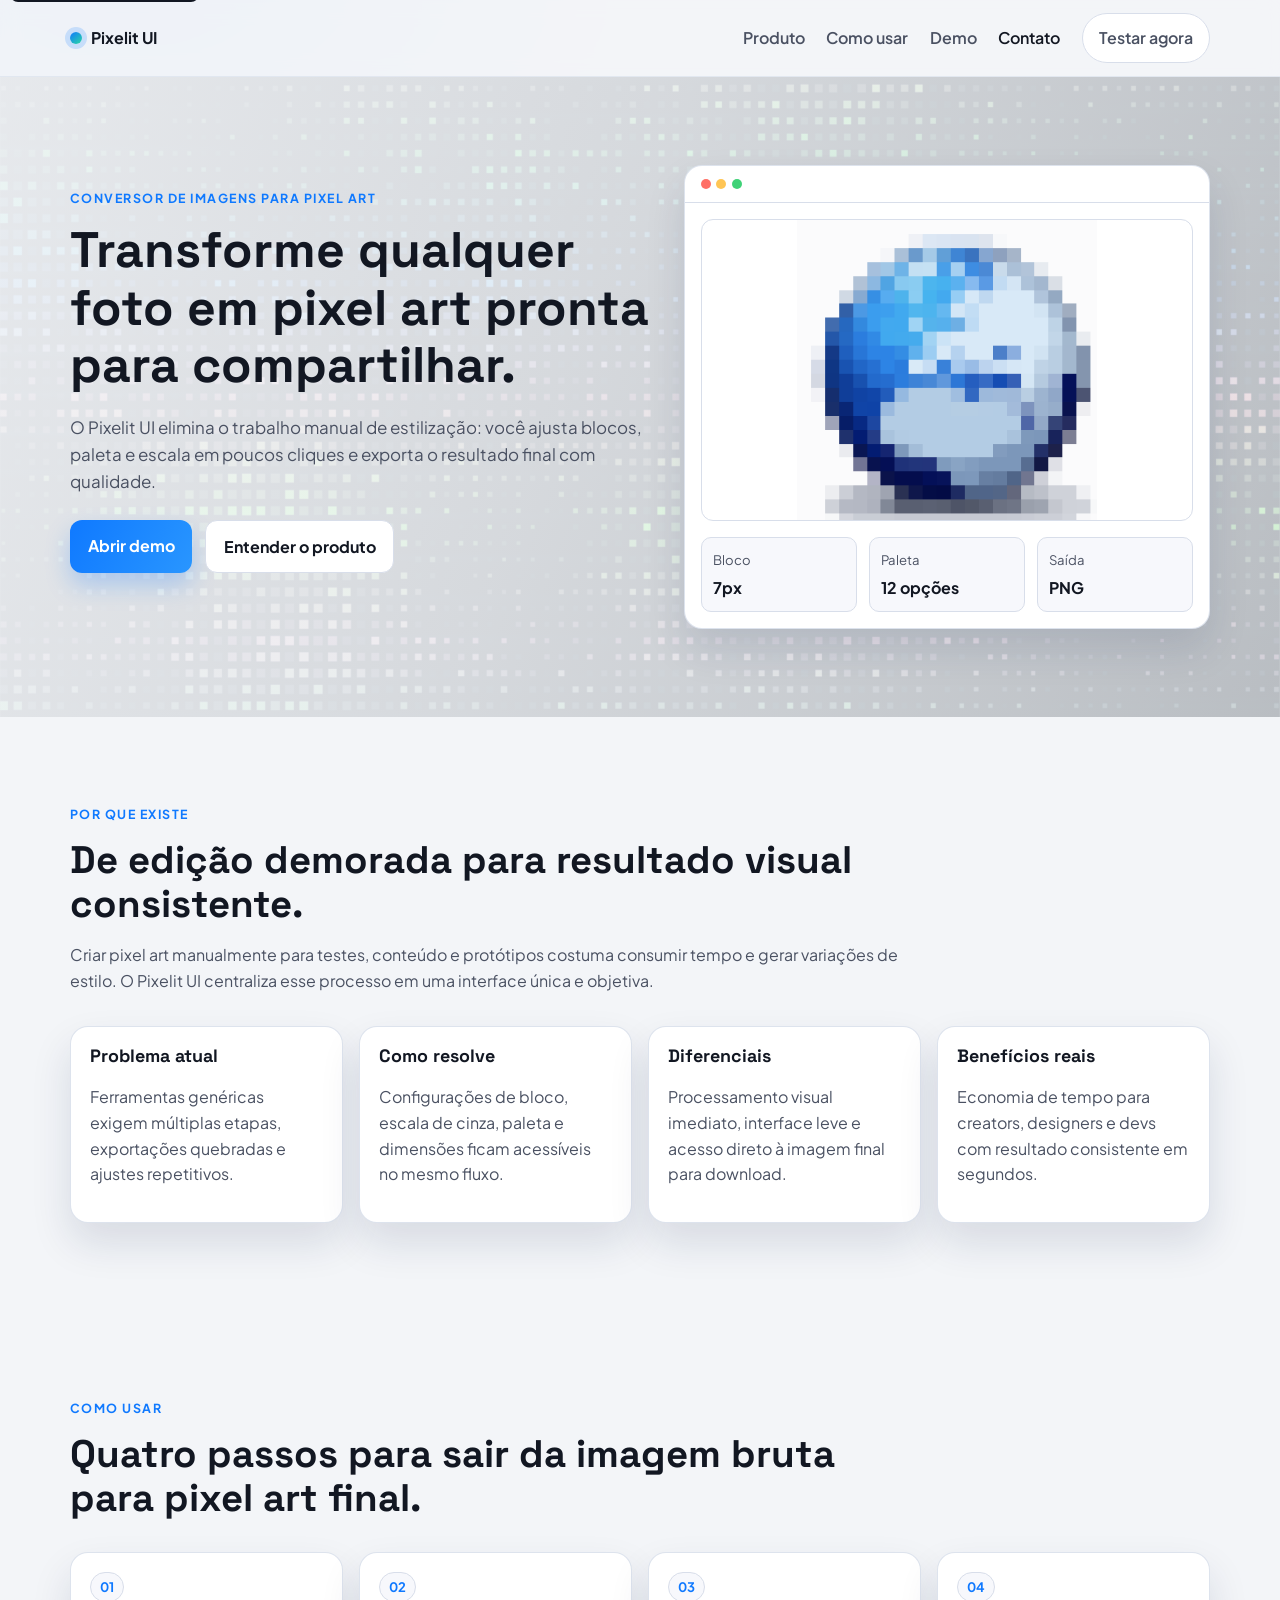
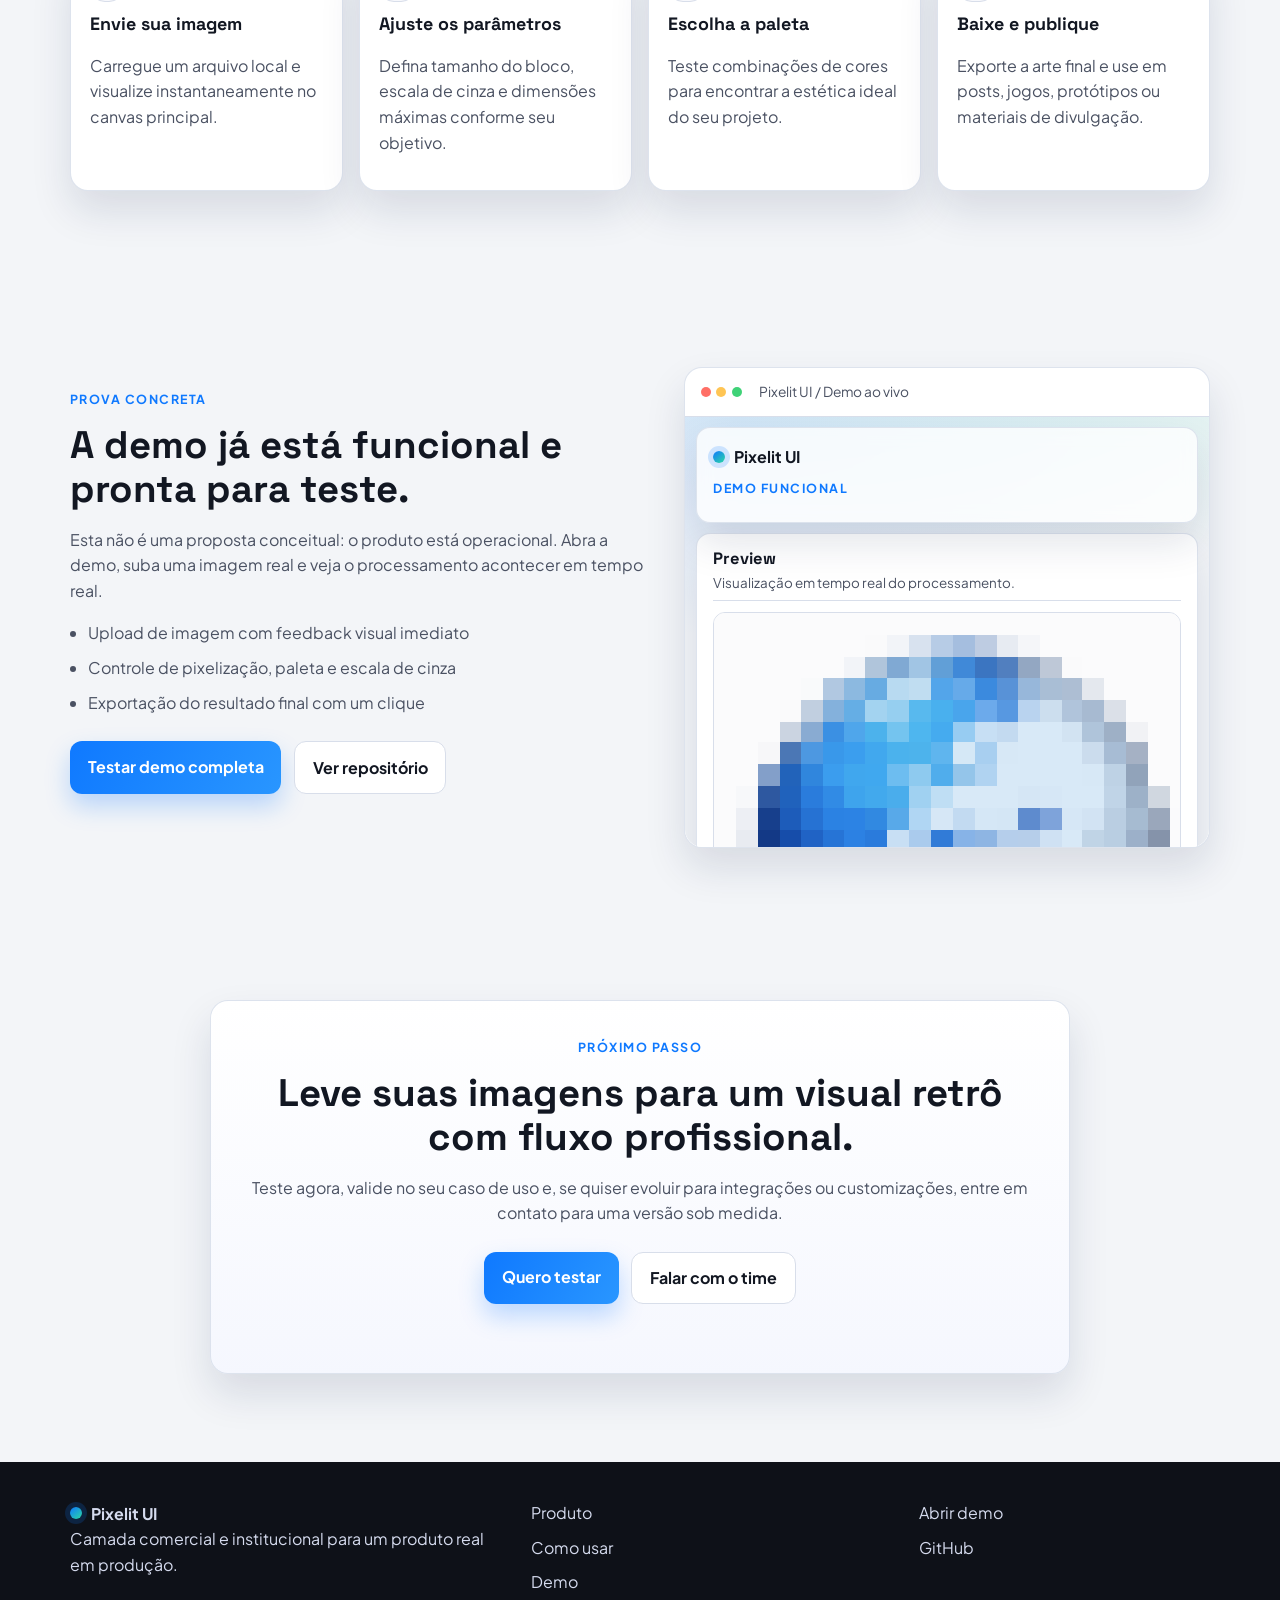
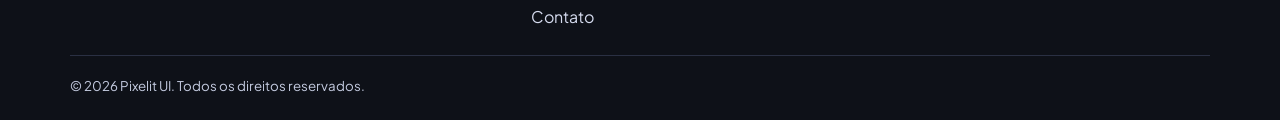
<file: index.html>
<!DOCTYPE html>
<html lang="pt-BR">
<head>
  <!-- Redirecionamento da raiz para a landing institucional. -->
  <meta charset="UTF-8">
  <meta name="viewport" content="width=device-width, initial-scale=1.0">
  <meta http-equiv="refresh" content="0; url=./landing/index.html">
  <title>Redirecionando para Pixelit UI</title>
  <script>
    window.location.replace('./landing/index.html');
  </script>
</head>
<body>
  <!-- Fallback visível caso o redirecionamento automático esteja bloqueado. -->
  <p>Redirecionando para <a href="./landing/index.html">landing do Pixelit UI</a>...</p>
</body>
</html>
</file>
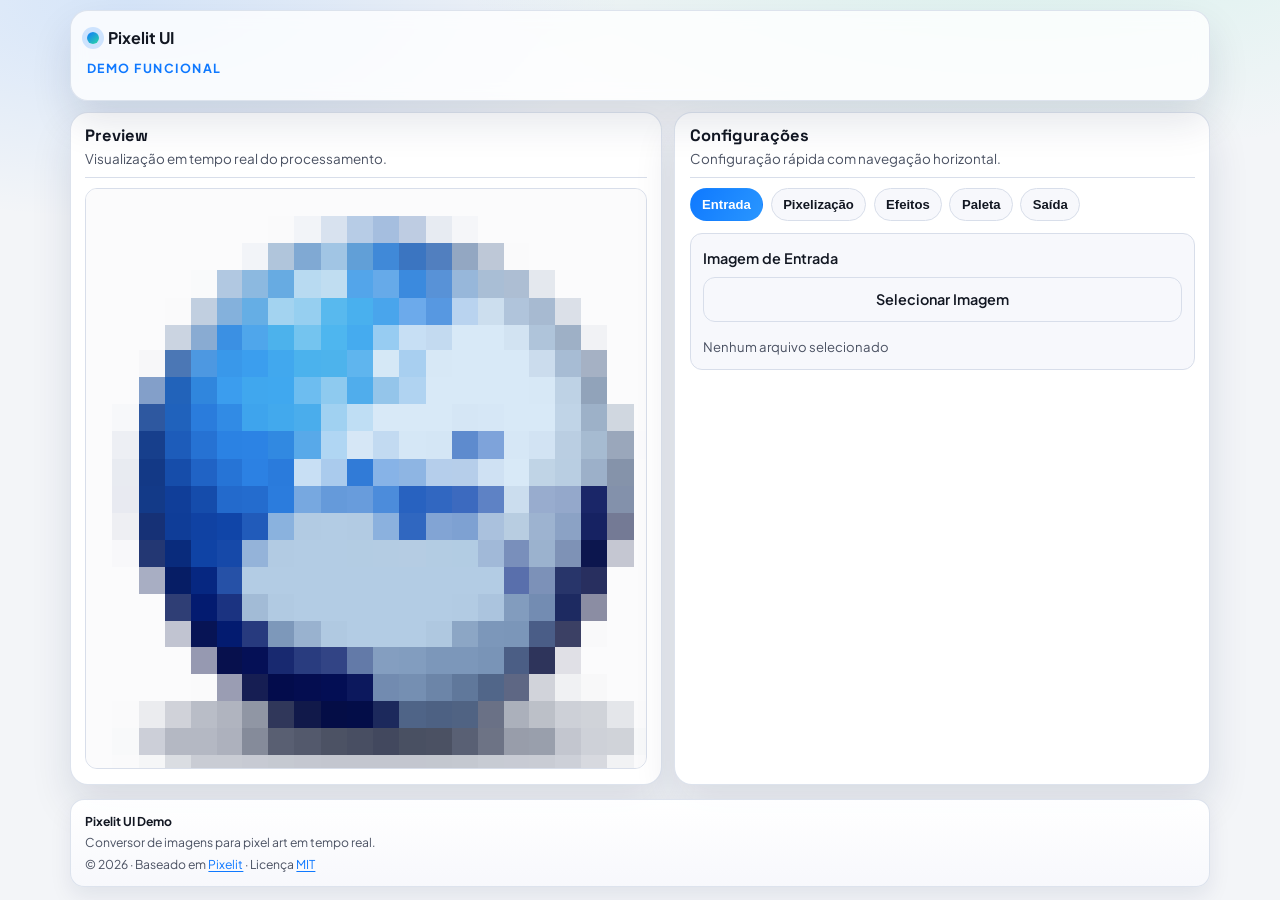
<file: demo/index.html>
<!DOCTYPE html>
<html lang="pt-BR">
<head>
  <!-- Metadados da aplicação principal de edição. -->
  <meta charset="utf-8">
  <meta name="viewport" content="width=device-width, initial-scale=1">
  <title>Pixelit UI Demo | Conversor de Imagens em Pixel Art</title>
  <meta name="description" content="Teste ao vivo o Pixelit UI para converter imagens em pixel art com controle de bloco, paleta, escala de cinza e exportação em segundos.">
  <meta name="theme-color" content="#0e1118">
  <link rel="icon" href="../assets/icons/favicon.ico">
  <link rel="preconnect" href="https://fonts.googleapis.com">
  <link rel="preconnect" href="https://fonts.gstatic.com" crossorigin>
  <link href="https://fonts.googleapis.com/css2?family=Plus+Jakarta+Sans:wght@400;500;600;700;800&family=Space+Grotesk:wght@600;700&display=swap" rel="stylesheet">
  <link rel="stylesheet" href="./styles/main.css">
</head>
<body>
  <!-- Header compacto da demo com retorno rápido para a landing. -->
  <header class="header">
    <div class="header-inner">
      <a class="brand-link" href="../landing/index.html" aria-label="Voltar para landing do Pixelit UI">
        <span class="brand-dot" aria-hidden="true"></span>
        <span>Pixelit UI</span>
      </a>
      <p class="eyebrow">Demo funcional</p>
    </div>
  </header>

  <!-- Área principal: preview do canvas + painel de controles. -->
  <main class="container">
    <!-- Painel de visualização da saída processada em tempo real. -->
    <section class="canvas-container" aria-labelledby="preview-title">
      <div class="panel-head">
        <h2 id="preview-title">Preview</h2>
        <p>Visualização em tempo real do processamento.</p>
      </div>
      <canvas id="pixelitcanvas"></canvas>
    </section>

    <!-- Painel de configuração organizado por abas temáticas. -->
    <section class="controls-container" aria-labelledby="controls-title">
      <div class="panel-head">
        <h2 id="controls-title">Configurações</h2>
        <p>Configuração rápida com navegação horizontal.</p>
      </div>

      <div class="controls-scroll">
        <!-- Navegação horizontal das categorias de configuração. -->
        <nav class="config-tabs" aria-label="Navegação das configurações">
          <button type="button" class="config-tab is-active" data-tab="tab-upload">Entrada</button>
          <button type="button" class="config-tab" data-tab="tab-pixel">Pixelização</button>
          <button type="button" class="config-tab" data-tab="tab-effects">Efeitos</button>
          <button type="button" class="config-tab" data-tab="tab-palette">Paleta</button>
          <button type="button" class="config-tab" data-tab="tab-size">Saída</button>
        </nav>

        <!-- Conteúdo dos painéis associados às abas. -->
        <div class="tab-panels">
          <section id="tab-upload" class="tab-panel is-active" aria-label="Entrada da imagem">
            <div class="control-group">
              <label for="pixlInput">Imagem de Entrada</label>
              <div class="file-picker">
                <input type="file" id="pixlInput" class="file-input" accept="image/*">
                <label for="pixlInput" class="file-trigger">Selecionar Imagem</label>
                <span id="filename-display" class="file-name">Nenhum arquivo selecionado</span>
              </div>
            </div>
          </section>

          <section id="tab-pixel" class="tab-panel" aria-label="Pixelização">
            <div class="control-group">
              <label for="blocksize">Tamanho do Bloco: <span id="blockvalue">7</span></label>
              <input type="range" min="2" max="25" value="7" id="blocksize">
            </div>
            <div class="control-group checkbox-group">
              <input type="checkbox" id="pixelcrisp" checked>
              <label for="pixelcrisp" class="checkbox-label">Pixels Nítidos</label>
            </div>
            <div class="control-group checkbox-group">
              <input type="checkbox" id="pixelgrid">
              <label for="pixelgrid" class="checkbox-label">Mostrar Grade de Blocos</label>
            </div>
          </section>

          <section id="tab-effects" class="tab-panel" aria-label="Efeitos visuais">
            <div class="control-group checkbox-group">
              <input type="checkbox" id="greyscale">
              <label for="greyscale" class="checkbox-label">Escala de Cinza</label>
            </div>
            <div class="control-group checkbox-group">
              <input type="checkbox" id="invert">
              <label for="invert" class="checkbox-label">Inverter Cores</label>
            </div>
            <div class="control-group checkbox-group">
              <input type="checkbox" id="sepia">
              <label for="sepia" class="checkbox-label">Tom Sépia</label>
            </div>
            <div class="control-group checkbox-group">
              <input type="checkbox" id="scanlines">
              <label for="scanlines" class="checkbox-label">Scanlines Retrô</label>
            </div>
            <div class="control-group">
              <label for="brightness">Brilho: <span id="brightnessvalue">0</span></label>
              <input type="range" min="-100" max="100" value="0" id="brightness">
            </div>
            <div class="control-group">
              <label for="contrast">Contraste: <span id="contrastvalue">0</span></label>
              <input type="range" min="-100" max="100" value="0" id="contrast">
            </div>
          </section>

          <section id="tab-palette" class="tab-panel" aria-label="Paleta de cores">
            <div class="control-group checkbox-group">
              <input type="checkbox" id="palette">
              <label for="palette" class="checkbox-label">Aplicar Paleta</label>
            </div>
            <div class="control-group">
              <label for="paletteselector">Selecione a Paleta</label>
              <select name="paletteselector" id="paletteselector">
                <option value="">-- Selecione uma paleta --</option>
              </select>
              <div class="palette-display" id="palettecolor"></div>
            </div>
          </section>

          <section id="tab-size" class="tab-panel" aria-label="Configurações de saída">
            <div class="control-grid">
              <div class="control-group">
                <label for="maxheight">Altura Máxima (px)</label>
                <input type="number" id="maxheight" placeholder="Ex: 500">
              </div>
              <div class="control-group">
                <label for="maxwidth">Largura Máxima (px)</label>
                <input type="number" id="maxwidth" placeholder="Ex: 500">
              </div>
            </div>
            <div class="control-group">
              <label for="outputformat">Formato de Arquivo</label>
              <select id="outputformat">
                <option value="png">PNG (qualidade máxima)</option>
                <option value="jpeg">JPEG (arquivo leve)</option>
                <option value="webp">WEBP (moderno)</option>
              </select>
            </div>
            <div class="control-group">
              <button id="downloadimage" class="btn">Baixar Imagem</button>
            </div>
          </section>
        </div>
      </div>
    </section>
  </main>

  <!-- Imagem base inicial usada como origem do processamento. -->
  <img src="../assets/images/sample.png" id="pixelitimg" alt="Imagem de Exemplo" style="display: none;">

  <!-- Loader global exibido durante operações de renderização. -->
  <div class="loader" aria-live="polite" aria-label="Carregando processamento da imagem">
    <div class="lds-spinner">
      <div></div><div></div><div></div><div></div><div></div><div></div>
      <div></div><div></div><div></div><div></div><div></div><div></div>
    </div>
  </div>

  <!-- Rodapé técnico/institucional da demo. -->
  <footer class="footer">
    <div class="footer-card">
      <p class="footer-title">Pixelit UI Demo</p>
      <p class="footer-subtitle">Conversor de imagens para pixel art em tempo real.</p>
      <p class="footer-meta">
        © <script>document.write(new Date().getFullYear())</script> · Baseado em
        <a href="https://github.com/giventofly/pixelit">Pixelit</a> ·
        Licença <a href="https://github.com/giventofly/pixelit?tab=MIT-1-ov-file#readme">MIT</a>
      </p>
    </div>
  </footer>

  <!-- Scripts da engine de pixelização + comportamentos de interface. -->
  <script src="./scripts/pixelit.min.js"></script>
  <script src="./scripts/main.js"></script>
  <script src="./scripts/demo-ui.js"></script>
</body>
</html>
</file>
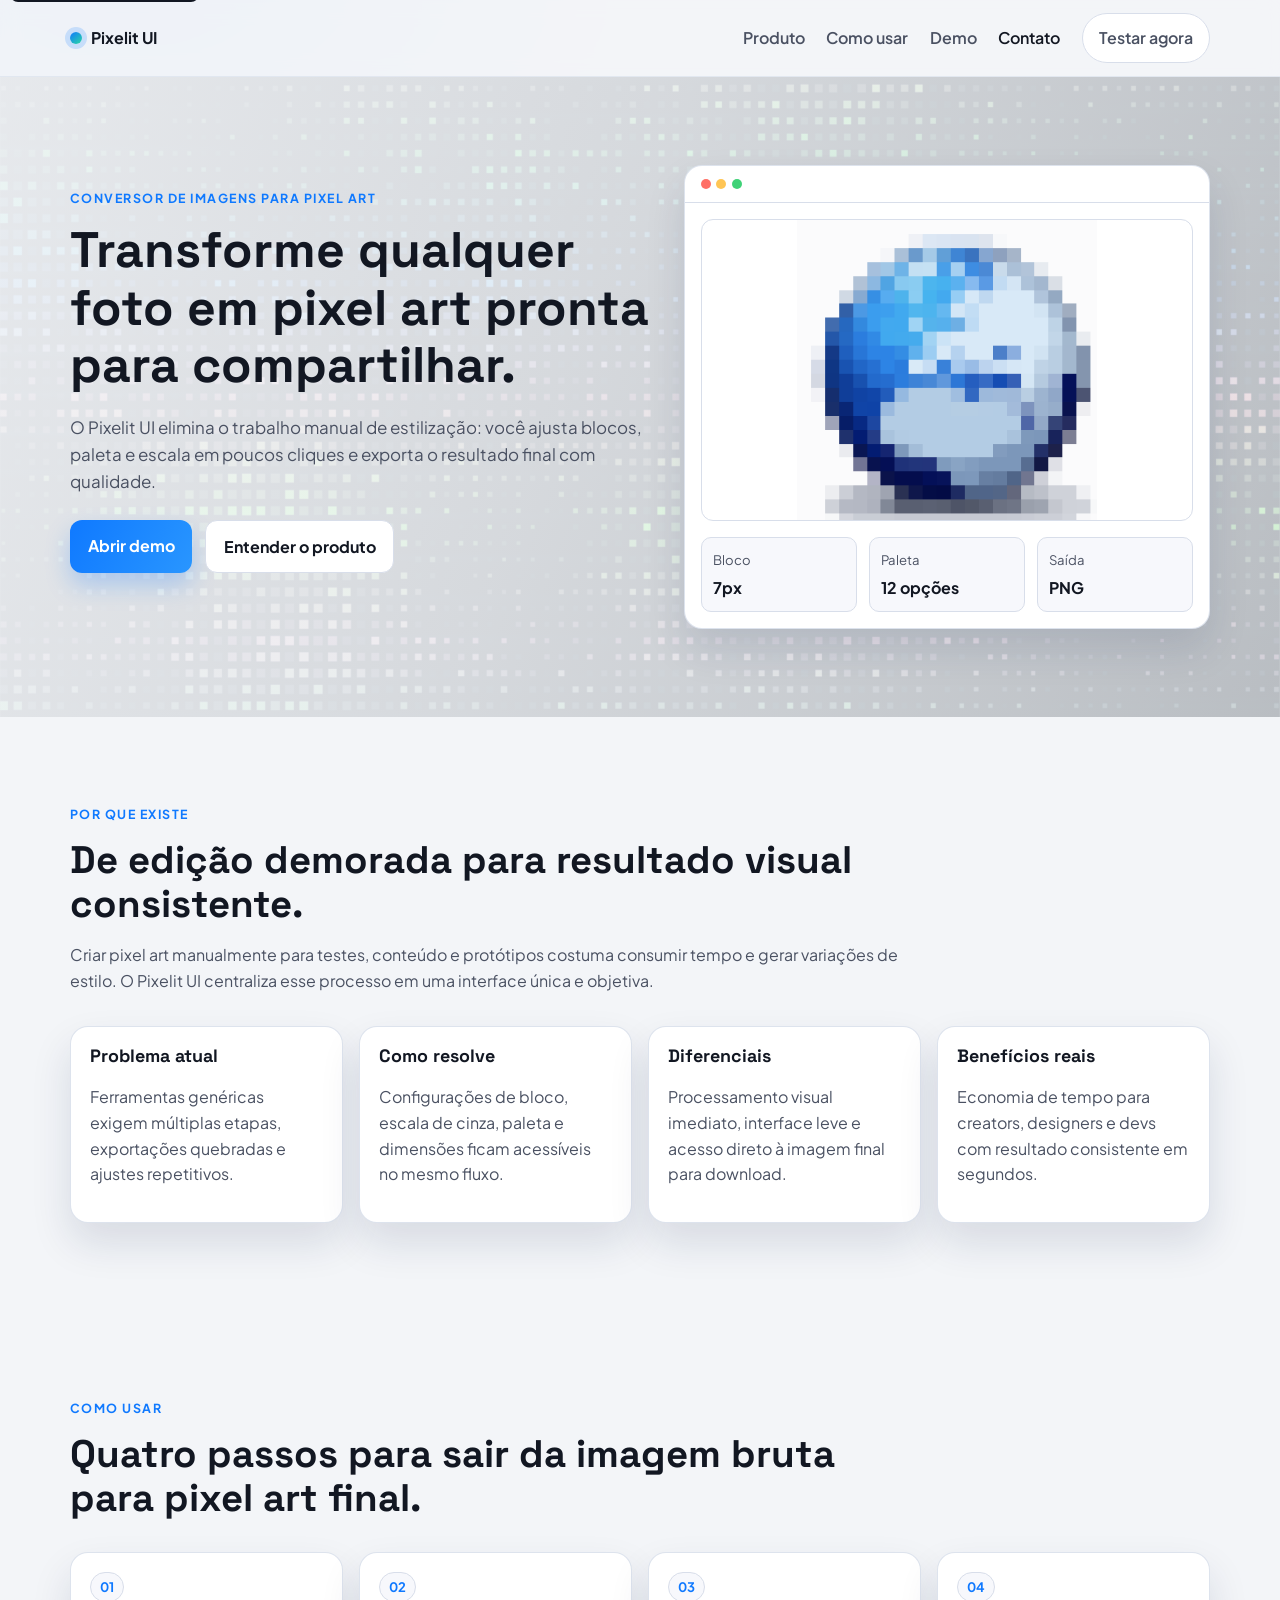
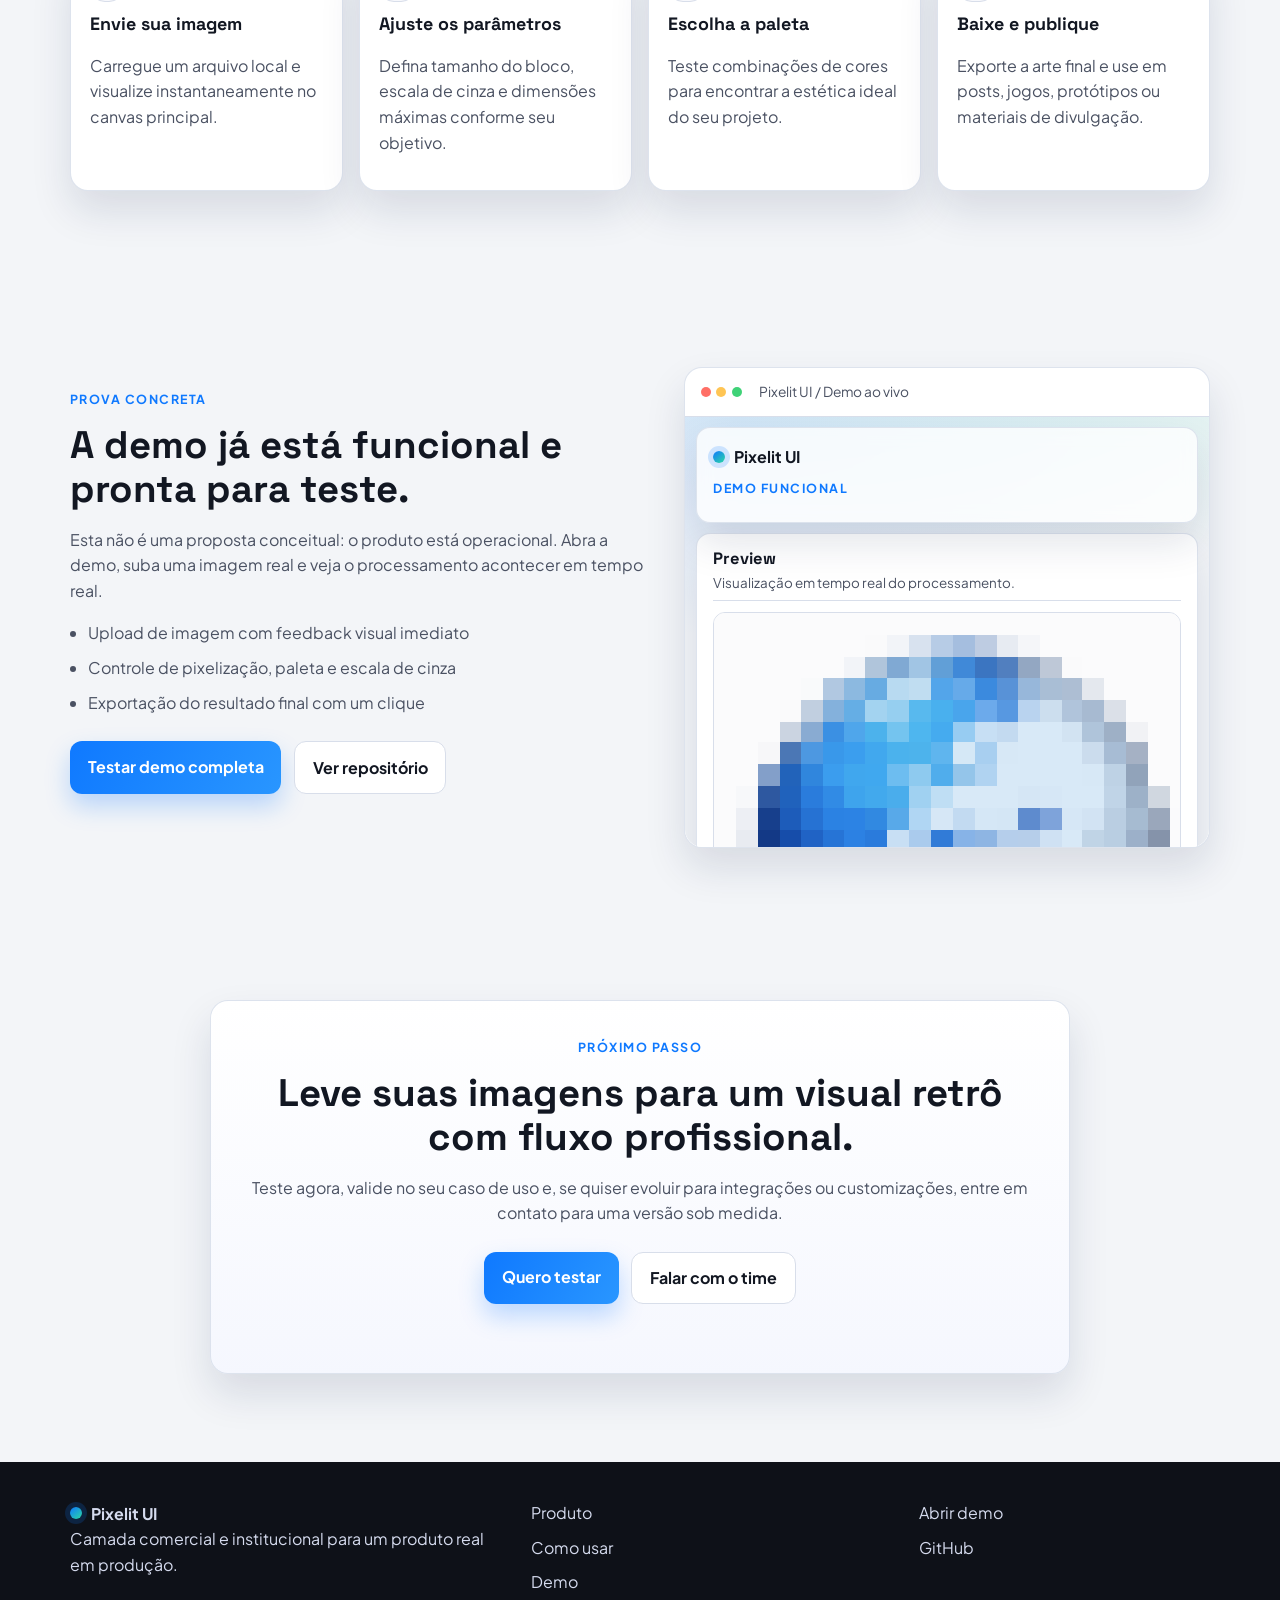
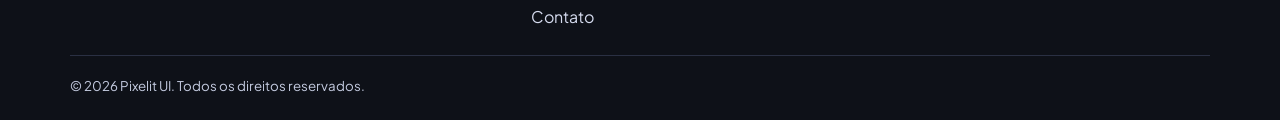
<file: landing/index.html>
<!DOCTYPE html>
<html lang="pt-BR">
<head>
  <!-- Metadados base de SEO e compartilhamento social da landing. -->
  <meta charset="UTF-8">
  <meta name="viewport" content="width=device-width, initial-scale=1.0">
  <title>Pixelit UI | Transforme imagens em pixel art em segundos</title>
  <meta name="description" content="Pixelit UI converte fotos em pixel art com controle de paleta, escala e exportação rápida. Teste a demo agora e veja o resultado em tempo real.">
  <meta name="robots" content="index, follow">
  <meta property="og:title" content="Pixelit UI | Conversor de imagens para pixel art">
  <meta property="og:description" content="Converta imagens em pixel art com qualidade, controle visual e fluxo simples.">
  <meta property="og:type" content="website">
  <meta property="og:url" content="https://example.com">
  <meta property="og:image" content="../assets/images/hero/Result.png">
  <meta name="twitter:card" content="summary_large_image">
  <meta name="theme-color" content="#0e1118">
  <link rel="icon" href="../assets/icons/favicon.ico">
  <link rel="preconnect" href="https://fonts.googleapis.com">
  <link rel="preconnect" href="https://fonts.gstatic.com" crossorigin>
  <link href="https://fonts.googleapis.com/css2?family=Plus+Jakarta+Sans:wght@400;500;600;700;800&family=Space+Grotesk:wght@600;700&display=swap" rel="stylesheet">
  <link rel="stylesheet" href="./styles/main.css">
  <script src="./scripts/main.js" defer></script>
</head>
<body>
  <!-- Atalho de acessibilidade para teclado/leitores de tela. -->
  <a class="skip-link" href="#main-content">Pular para o conteúdo</a>

  <!-- Cabeçalho fixo com navegação principal e CTA de acesso à demo. -->
  <header class="site-header" id="topo">
    <div class="container nav-wrap">
      <a href="#topo" class="brand" aria-label="Página inicial Pixelit UI">
        <span class="brand-dot" aria-hidden="true"></span>
        <span>Pixelit UI</span>
      </a>

      <button class="menu-toggle" type="button" aria-expanded="false" aria-controls="menu-principal" aria-label="Abrir menu">
        <span></span><span></span><span></span>
      </button>

      <nav id="menu-principal" class="main-nav" aria-label="Navegação principal">
        <a href="#about">Produto</a>
        <a href="#how-to-use">Como usar</a>
        <a href="#demo">Demo</a>
        <a href="#contato">Contato</a>
        <a class="nav-cta" href="../demo/index.html" target="_blank" rel="noopener">Testar agora</a>
      </nav>
    </div>
  </header>

  <!-- Conteúdo institucional/comercial da landing. -->
  <main id="main-content">
    <!-- Hero: proposta de valor + CTA principal. -->
    <section class="hero section" aria-labelledby="hero-title">
      <div class="container hero-grid">
        <div class="hero-copy reveal">
          <p class="eyebrow">Conversor de imagens para pixel art</p>
          <h1 id="hero-title">Transforme qualquer foto em pixel art pronta para compartilhar.</h1>
          <p class="hero-subtitle">
            O Pixelit UI elimina o trabalho manual de estilização: você ajusta blocos, paleta e escala em poucos cliques e exporta o resultado final com qualidade.
          </p>
          <div class="hero-actions">
            <a class="btn btn-primary" href="../demo/index.html" target="_blank" rel="noopener">Abrir demo</a>
            <a class="btn btn-ghost" href="#about">Entender o produto</a>
          </div>
        </div>

        <div class="hero-visual reveal">
          <article class="product-card" aria-label="Prévia do produto Pixelit UI">
            <div class="product-card-head">
              <span></span><span></span><span></span>
            </div>
            <div class="product-card-body">
              <div class="mini-preview">
                <img src="../assets/images/hero/Result.png" alt="Resultado visual do Pixelit UI com estilo pixel art">
              </div>
              <div class="mini-stats">
                <div>
                  <p>Bloco</p>
                  <strong>7px</strong>
                </div>
                <div>
                  <p>Paleta</p>
                  <strong>12 opções</strong>
                </div>
                <div>
                  <p>Saída</p>
                  <strong>PNG</strong>
                </div>
              </div>
            </div>
          </article>
        </div>
      </div>
    </section>

    <!-- Sobre o produto: problema, solução e benefícios. -->
    <section class="about section" id="about" aria-labelledby="about-title">
      <div class="container">
        <div class="section-head reveal">
          <p class="eyebrow">Por que existe</p>
          <h2 id="about-title">De edição demorada para resultado visual consistente.</h2>
          <p>
            Criar pixel art manualmente para testes, conteúdo e protótipos costuma consumir tempo e gerar variações de estilo. O Pixelit UI centraliza esse processo em uma interface única e objetiva.
          </p>
        </div>

        <div class="about-grid">
          <article class="about-card reveal">
            <h3>Problema atual</h3>
            <p>Ferramentas genéricas exigem múltiplas etapas, exportações quebradas e ajustes repetitivos.</p>
          </article>
          <article class="about-card reveal">
            <h3>Como resolve</h3>
            <p>Configurações de bloco, escala de cinza, paleta e dimensões ficam acessíveis no mesmo fluxo.</p>
          </article>
          <article class="about-card reveal">
            <h3>Diferenciais</h3>
            <p>Processamento visual imediato, interface leve e acesso direto à imagem final para download.</p>
          </article>
          <article class="about-card reveal">
            <h3>Benefícios reais</h3>
            <p>Economia de tempo para creators, designers e devs com resultado consistente em segundos.</p>
          </article>
        </div>
      </div>
    </section>

    <!-- Passo a passo de adoção para reduzir fricção de uso. -->
    <section class="how-to-use section" id="how-to-use" aria-labelledby="how-title">
      <div class="container">
        <div class="section-head reveal">
          <p class="eyebrow">Como usar</p>
          <h2 id="how-title">Quatro passos para sair da imagem bruta para pixel art final.</h2>
        </div>

        <ol class="steps" aria-label="Passos para usar o Pixelit UI">
          <li class="step reveal">
            <span class="step-number">01</span>
            <h3>Envie sua imagem</h3>
            <p>Carregue um arquivo local e visualize instantaneamente no canvas principal.</p>
          </li>
          <li class="step reveal">
            <span class="step-number">02</span>
            <h3>Ajuste os parâmetros</h3>
            <p>Defina tamanho do bloco, escala de cinza e dimensões máximas conforme seu objetivo.</p>
          </li>
          <li class="step reveal">
            <span class="step-number">03</span>
            <h3>Escolha a paleta</h3>
            <p>Teste combinações de cores para encontrar a estética ideal do seu projeto.</p>
          </li>
          <li class="step reveal">
            <span class="step-number">04</span>
            <h3>Baixe e publique</h3>
            <p>Exporte a arte final e use em posts, jogos, protótipos ou materiais de divulgação.</p>
          </li>
        </ol>
      </div>
    </section>

    <!-- Bloco de prova concreta com preview da aplicação funcional. -->
    <section class="demo section" id="demo" aria-labelledby="demo-title">
      <div class="container demo-grid">
        <div class="demo-copy reveal">
          <p class="eyebrow">Prova concreta</p>
          <h2 id="demo-title">A demo já está funcional e pronta para teste.</h2>
          <p>
            Esta não é uma proposta conceitual: o produto está operacional. Abra a demo, suba uma imagem real e veja o processamento acontecer em tempo real.
          </p>
          <ul class="demo-list">
            <li>Upload de imagem com feedback visual imediato</li>
            <li>Controle de pixelização, paleta e escala de cinza</li>
            <li>Exportação do resultado final com um clique</li>
          </ul>
          <div class="hero-actions">
            <a class="btn btn-primary" href="../demo/index.html" target="_blank" rel="noopener">Testar demo completa</a>
            <a class="btn btn-ghost" href="https://github.com/arcosbr/pixelit-ui" target="_blank" rel="noopener">Ver repositório</a>
          </div>
        </div>

        <div class="demo-preview reveal">
          <div class="preview-shell">
            <div class="preview-head">
              <span></span><span></span><span></span>
              <p>Pixelit UI / Demo ao vivo</p>
            </div>
            <iframe
              src="../demo/index.html"
              title="Demo funcional do Pixelit UI"
              loading="lazy"
              referrerpolicy="no-referrer"
            ></iframe>
          </div>
        </div>
      </div>
    </section>

    <!-- CTA final orientado a conversão/contato. -->
    <section class="final-cta section" id="contato" aria-labelledby="cta-title">
      <div class="container reveal">
        <div class="cta-box">
          <p class="eyebrow">Próximo passo</p>
          <h2 id="cta-title">Leve suas imagens para um visual retrô com fluxo profissional.</h2>
          <p>
            Teste agora, valide no seu caso de uso e, se quiser evoluir para integrações ou customizações, entre em contato para uma versão sob medida.
          </p>
          <div class="hero-actions">
            <a class="btn btn-primary" href="../demo/index.html" target="_blank" rel="noopener">Quero testar</a>
            <a class="btn btn-ghost" href="mailto:contato@pixelitui.dev">Falar com o time</a>
          </div>
        </div>
      </div>
    </section>
  </main>

  <!-- Rodapé institucional com links rápidos e metadados de marca. -->
  <footer class="site-footer">
    <div class="container footer-grid">
      <div>
        <a href="#topo" class="brand footer-brand">
          <span class="brand-dot" aria-hidden="true"></span>
          <span>Pixelit UI</span>
        </a>
        <p>Camada comercial e institucional para um produto real em produção.</p>
      </div>

      <nav aria-label="Links rápidos" class="footer-links">
        <a href="#about">Produto</a>
        <a href="#how-to-use">Como usar</a>
        <a href="#demo">Demo</a>
        <a href="#contato">Contato</a>
      </nav>

      <div class="footer-meta">
        <a href="../demo/index.html" target="_blank" rel="noopener">Abrir demo</a>
        <a href="https://github.com/arcosbr/pixelit-ui" target="_blank" rel="noopener">GitHub</a>
      </div>
    </div>
    <div class="container copyright">
      <small>© <span id="current-year"></span> Pixelit UI. Todos os direitos reservados.</small>
    </div>
  </footer>
</body>
</html>
</file>
<file: demo/styles/main.css>
/* Tokens visuais da demo (cores, sombras, raio e largura base). */
:root {
  --bg: #f3f5f8;
  --surface: #ffffff;
  --surface-soft: #f7f8fc;
  --ink: #121722;
  --ink-soft: #4a5162;
  --line: #d8deea;
  --primary: #0f79ff;
  --primary-dark: #0b57b8;
  --accent: #2bd8a3;
  --radius: 18px;
  --radius-sm: 12px;
  --shadow: 0 20px 40px rgba(13, 31, 74, 0.12);
  --container: 1140px;
}

/* Reset mínimo de box-model. */
* {
  box-sizing: border-box;
}

/* Reset estrutural para ocupar viewport com layout de app. */
html,
body {
  margin: 0;
  padding: 0;
}

/* Base visual da aplicação (fundo, tipografia e distribuição vertical). */
body {
  height: 100vh;
  font-family: "Plus Jakarta Sans", "Segoe UI", sans-serif;
  color: var(--ink);
  line-height: 1.6;
  background:
    radial-gradient(1200px 500px at 80% -10%, rgba(43, 216, 163, 0.14), transparent 50%),
    radial-gradient(900px 400px at 10% 0%, rgba(15, 121, 255, 0.13), transparent 55%),
    var(--bg);
  display: flex;
  flex-direction: column;
  overflow: hidden;
}

img,
canvas {
  display: block;
  max-width: 100%;
}

h1,
h2 {
  font-family: "Space Grotesk", "Trebuchet MS", sans-serif;
  line-height: 1.15;
  margin: 0;
}

p {
  margin: 0;
  color: var(--ink-soft);
}

a {
  color: inherit;
}

/* Largura padrão dos três blocos estruturais da demo. */
.header,
.container,
.footer {
  width: min(100% - 2.5rem, var(--container));
  margin-inline: auto;
}

/* Header compacto com identidade visual e baixo consumo vertical. */
.header {
  margin-top: 0.65rem;
}

.header-inner {
  border: 1px solid rgba(216, 222, 234, 0.85);
  background: rgba(255, 255, 255, 0.78);
  backdrop-filter: blur(8px);
  border-radius: var(--radius);
  box-shadow: var(--shadow);
  padding: 0.85rem 1rem;
  display: grid;
  gap: 0.55rem;
}

.brand-link {
  text-decoration: none;
  font-weight: 700;
  display: inline-flex;
  align-items: center;
  gap: 0.55rem;
  width: fit-content;
}

.brand-dot {
  width: 12px;
  aspect-ratio: 1;
  border-radius: 50%;
  background: linear-gradient(140deg, var(--primary), var(--accent));
  box-shadow: 0 0 0 5px rgba(15, 121, 255, 0.18);
}

.eyebrow {
  font-size: 0.78rem;
  letter-spacing: 0.12em;
  text-transform: uppercase;
  color: var(--primary);
  font-weight: 700;
  margin-bottom: 0.45rem;
}

.header-copy h1 {
  font-size: clamp(1.2rem, 1.9vw, 1.65rem);
  margin-bottom: 0.2rem;
}

/* Grade principal: preview + controles em colunas. */
.container {
  margin-top: 0.65rem;
  margin-bottom: 0.55rem;
  display: grid;
  grid-template-columns: minmax(340px, 1.05fr) minmax(320px, 0.95fr);
  align-items: stretch;
  gap: 0.75rem;
  flex: 1;
  min-height: 0;
}

/* Superfícies principais da aplicação. */
.canvas-container,
.controls-container {
  background: var(--surface);
  border: 1px solid rgba(216, 222, 234, 0.85);
  border-radius: var(--radius);
  box-shadow: var(--shadow);
  padding: 0.9rem;
  height: 100%;
  min-height: 0;
  display: flex;
  flex-direction: column;
}

.panel-head {
  border-bottom: 1px solid var(--line);
  margin-bottom: 0.65rem;
  padding-bottom: 0.45rem;
}

.panel-head h2 {
  font-size: 1.03rem;
  margin-bottom: 0.15rem;
}

.panel-head p {
  font-size: 0.84rem;
}

#pixelitcanvas {
  width: 100%;
  min-height: 0;
  height: 100%;
  border: 1px solid var(--line);
  border-radius: var(--radius-sm);
  background:
    linear-gradient(45deg, #eff3fa 25%, transparent 25%),
    linear-gradient(-45deg, #eff3fa 25%, transparent 25%),
    linear-gradient(45deg, transparent 75%, #eff3fa 75%),
    linear-gradient(-45deg, transparent 75%, #eff3fa 75%);
  background-size: 20px 20px;
  background-position: 0 0, 0 10px, 10px -10px, -10px 0;
}

/* Navegação por abas das configurações. */
.controls-scroll {
  overflow: hidden;
  min-height: 0;
  display: flex;
  flex-direction: column;
  gap: 0.5rem;
}

.config-tabs {
  display: flex;
  gap: 0.45rem;
  overflow-x: auto;
  padding-bottom: 0.2rem;
}

.config-tab {
  border: 1px solid var(--line);
  background: var(--surface-soft);
  color: var(--ink);
  border-radius: 999px;
  padding: 0.5rem 0.72rem;
  font-size: 0.82rem;
  font-weight: 700;
  white-space: nowrap;
  cursor: pointer;
  transition: background-color 0.2s ease, color 0.2s ease, border-color 0.2s ease;
}

.config-tab:hover {
  background: #fff;
  border-color: rgba(15, 121, 255, 0.45);
}

.config-tab.is-active {
  background: linear-gradient(120deg, var(--primary), #2996ff);
  color: #fff;
  border-color: transparent;
}

/* Região dos painéis (conteúdo de cada aba). */
.tab-panels {
  flex: 1;
  min-height: 0;
  overflow: auto;
  border: 1px solid var(--line);
  border-radius: 12px;
  background: var(--surface-soft);
  padding: 0.7rem 0.75rem 0.1rem;
  position: relative;
}

.tab-panel {
  position: absolute;
  inset: 0;
  visibility: hidden;
  opacity: 0;
  pointer-events: none;
  padding: 0.7rem 0.75rem 0.1rem;
  overflow: auto;
}

.tab-panel.is-active {
  position: relative;
  inset: auto;
  visibility: visible;
  opacity: 1;
  pointer-events: auto;
  padding: 0;
  overflow: visible;
}

/* Estilos base dos controles de formulário. */
.control-group {
  margin-bottom: 0.62rem;
}

.control-grid {
  display: grid;
  gap: 0.75rem;
  grid-template-columns: repeat(2, minmax(0, 1fr));
}

.control-group label {
  display: inline-block;
  font-size: 0.9rem;
  font-weight: 600;
  margin-bottom: 0.45rem;
  color: var(--ink);
}

.control-group input[type="file"],
.control-group input[type="range"],
.control-group input[type="number"],
.control-group select {
  width: 100%;
  border: 1px solid var(--line);
  background: var(--surface-soft);
  color: var(--ink);
  border-radius: 12px;
  min-height: 44px;
  font-family: inherit;
  font-size: 0.95rem;
  padding: 0.6rem 0.75rem;
  transition: border-color 0.24s ease, box-shadow 0.24s ease, background-color 0.24s ease;
}

.control-group input[type="file"] {
  padding-block: 0.45rem;
}

/* Upload customizado para melhor UX em relação ao input nativo. */
.file-picker {
  display: flex;
  flex-direction: column;
  gap: 0.45rem;
}

.file-input {
  position: absolute;
  width: 1px;
  height: 1px;
  padding: 0;
  margin: -1px;
  overflow: hidden;
  clip: rect(0, 0, 0, 0);
  border: 0;
}

.file-trigger {
  width: 100%;
  border: 1px solid var(--line);
  background: var(--surface-soft);
  color: var(--ink);
  border-radius: 12px;
  min-height: 44px;
  font-family: inherit;
  font-size: 0.95rem;
  font-weight: 600;
  padding: 0.62rem 0.75rem;
  cursor: pointer;
  transition: border-color 0.24s ease, box-shadow 0.24s ease, background-color 0.24s ease;
  text-align: center;
}

.file-trigger:hover {
  background: #fff;
}

.file-input:focus-visible + .file-trigger,
.file-input:focus + .file-trigger {
  outline: none;
  border-color: rgba(15, 121, 255, 0.9);
  box-shadow: 0 0 0 4px rgba(15, 121, 255, 0.17);
}

.file-name {
  font-size: 0.82rem;
  color: var(--ink-soft);
  white-space: nowrap;
  overflow: hidden;
  text-overflow: ellipsis;
}

.control-group input[type="range"] {
  padding: 0.4rem 0.2rem;
}

.control-group input:focus-visible,
.control-group select:focus-visible {
  outline: none;
  border-color: rgba(15, 121, 255, 0.9);
  box-shadow: 0 0 0 4px rgba(15, 121, 255, 0.17);
  background: #fff;
}

.control-group input[type="range"]::-webkit-slider-runnable-track {
  height: 6px;
  border-radius: 999px;
  background: linear-gradient(120deg, rgba(15, 121, 255, 0.4), rgba(43, 216, 163, 0.32));
}

.control-group input[type="range"]::-webkit-slider-thumb {
  -webkit-appearance: none;
  appearance: none;
  margin-top: -5px;
  width: 16px;
  height: 16px;
  border-radius: 50%;
  background: #fff;
  border: 2px solid var(--primary);
  cursor: pointer;
}

.control-group input[type="range"]::-moz-range-track {
  height: 6px;
  border: none;
  border-radius: 999px;
  background: linear-gradient(120deg, rgba(15, 121, 255, 0.4), rgba(43, 216, 163, 0.32));
}

.control-group input[type="range"]::-moz-range-thumb {
  width: 16px;
  height: 16px;
  border-radius: 50%;
  border: 2px solid var(--primary);
  background: #fff;
  cursor: pointer;
}

.checkbox-group {
  display: flex;
  align-items: center;
  gap: 0.58rem;
  padding: 0.45rem 0.55rem;
  border: 1px solid var(--line);
  border-radius: 12px;
  background: var(--surface-soft);
}

.checkbox-group input[type="checkbox"] {
  width: 18px;
  height: 18px;
  margin: 0;
  accent-color: var(--primary);
}

.checkbox-label {
  margin: 0;
  color: var(--ink);
  font-weight: 600;
}

.palette-display {
  margin-top: 0.65rem;
  display: flex;
  flex-wrap: wrap;
  gap: 0.34rem;
}

.colorblock {
  width: 18px;
  height: 18px;
  border-radius: 4px;
  border: 1px solid rgba(18, 23, 34, 0.12);
}

/* Estilo do seletor de paleta e fallback de compatibilidade visual. */
.ss-main {
  min-height: 44px;
  border: 1px solid var(--line);
  border-radius: 12px;
  background: var(--surface-soft);
  overflow: hidden;
}

select.ss-hide,
select.ss-hidden,
#paletteselector.ss-hide,
#paletteselector.ss-hidden {
  display: none !important;
}

.ss-main:focus-within {
  border-color: rgba(15, 121, 255, 0.9);
  box-shadow: 0 0 0 4px rgba(15, 121, 255, 0.17);
  background: #fff;
}

.ss-main .ss-single-selected {
  height: 44px;
  border: 0;
  border-radius: 0;
  padding: 0.55rem 0.7rem;
  background: transparent;
}

.ss-main .ss-single-selected .placeholder {
  color: var(--ink);
  font-size: 0.94rem;
}

.ss-main .ss-single-selected .ss-arrow span {
  border-color: var(--ink-soft);
}

.ss-content {
  border-radius: 12px;
  border: 1px solid var(--line);
  box-shadow: 0 18px 32px rgba(13, 31, 74, 0.14);
  max-height: 220px;
  overflow: hidden;
}

.ss-content .ss-list {
  max-height: 220px;
}

.ss-content .ss-list .ss-option {
  display: flex;
  align-items: center;
  gap: 2px;
  white-space: nowrap;
  overflow-x: auto;
  overflow-y: hidden;
}

.ss-content .ss-list .ss-option .colorblock {
  width: 12px;
  height: 12px;
  margin: 0;
  border-radius: 3px;
  flex: 0 0 auto;
}

.ss-option:hover,
.ss-option.ss-highlighted {
  background: rgba(15, 121, 255, 0.1);
  color: var(--ink);
}

/* Botões de ação primária da demo. */
.btn {
  width: 100%;
  min-height: 46px;
  border: 0;
  border-radius: 12px;
  background: linear-gradient(120deg, var(--primary), #2996ff);
  color: #fff;
  font-family: inherit;
  font-size: 0.98rem;
  font-weight: 700;
  cursor: pointer;
  transition: transform 0.24s ease, box-shadow 0.24s ease, background-color 0.24s ease;
  box-shadow: 0 12px 24px rgba(15, 121, 255, 0.26);
}

.btn:hover {
  transform: translateY(-2px);
  background: linear-gradient(120deg, #0d68dc, #2487ea);
}

.btn:active {
  transform: translateY(0);
}

.btn:focus-visible {
  outline: none;
  box-shadow:
    0 12px 24px rgba(15, 121, 255, 0.26),
    0 0 0 4px rgba(15, 121, 255, 0.17);
}

/* Rodapé técnico institucional da aplicação. */
.footer {
  margin-bottom: 0.6rem;
  padding-top: 0.35rem;
  padding-bottom: 0.2rem;
}

.footer-card {
  border: 1px solid rgba(216, 222, 234, 0.85);
  border-radius: 14px;
  background: linear-gradient(180deg, rgba(255, 255, 255, 0.96), rgba(247, 248, 252, 0.96));
  box-shadow: 0 10px 22px rgba(13, 31, 74, 0.08);
  padding: 0.72rem 0.9rem;
  display: grid;
  gap: 0.15rem;
}

.footer-title {
  margin: 0;
  font-size: 0.88rem;
  font-weight: 700;
  color: var(--ink);
}

.footer-subtitle {
  margin: 0;
  font-size: 0.78rem;
  color: var(--ink-soft);
}

.footer-meta {
  margin: 0;
  font-size: 0.76rem;
  color: var(--ink-soft);
}

.footer p {
  font-size: 0.76rem;
}

.footer a {
  color: var(--primary);
  text-underline-offset: 2px;
}

.footer a:hover {
  color: var(--primary);
}

/* Overlay de carregamento para feedback durante renderizações. */
.loader {
  display: none;
  position: fixed;
  inset: 0;
  z-index: 9999;
  justify-content: center;
  align-items: center;
  background: rgba(14, 17, 24, 0.58);
  backdrop-filter: blur(3px);
}

.loader.active {
  display: flex;
}

.lds-spinner {
  display: inline-block;
  position: relative;
  width: 80px;
  height: 80px;
}

.lds-spinner div {
  transform-origin: 40px 40px;
  animation: lds-spinner 1.2s linear infinite;
}

.lds-spinner div:after {
  content: " ";
  display: block;
  position: absolute;
  top: 3px;
  left: 37px;
  width: 6px;
  height: 18px;
  border-radius: 20%;
  background: var(--primary);
}

.lds-spinner div:nth-child(1) {
  transform: rotate(0deg);
  animation-delay: -1.1s;
}

.lds-spinner div:nth-child(2) {
  transform: rotate(30deg);
  animation-delay: -1s;
}

.lds-spinner div:nth-child(3) {
  transform: rotate(60deg);
  animation-delay: -0.9s;
}

.lds-spinner div:nth-child(4) {
  transform: rotate(90deg);
  animation-delay: -0.8s;
}

.lds-spinner div:nth-child(5) {
  transform: rotate(120deg);
  animation-delay: -0.7s;
}

.lds-spinner div:nth-child(6) {
  transform: rotate(150deg);
  animation-delay: -0.6s;
}

.lds-spinner div:nth-child(7) {
  transform: rotate(180deg);
  animation-delay: -0.5s;
}

.lds-spinner div:nth-child(8) {
  transform: rotate(210deg);
  animation-delay: -0.4s;
}

.lds-spinner div:nth-child(9) {
  transform: rotate(240deg);
  animation-delay: -0.3s;
}

.lds-spinner div:nth-child(10) {
  transform: rotate(270deg);
  animation-delay: -0.2s;
}

.lds-spinner div:nth-child(11) {
  transform: rotate(300deg);
  animation-delay: -0.1s;
}

.lds-spinner div:nth-child(12) {
  transform: rotate(330deg);
  animation-delay: 0s;
}

/* Animação do spinner de carregamento. */
@keyframes lds-spinner {
  0% {
    opacity: 1;
  }

  100% {
    opacity: 0;
  }
}

/* Quebra para tablets e telas médias. */
@media (max-width: 1040px) {
  body {
    height: auto;
    min-height: 100vh;
    overflow: auto;
  }

  .container {
    grid-template-columns: 1fr;
  }

  .canvas-container,
  .controls-container {
    height: auto;
  }

  #pixelitcanvas {
    min-height: 340px;
  }
}

/* Ajustes de legibilidade e densidade em mobile. */
@media (max-width: 760px) {
  .header,
  .container,
  .footer {
    width: min(100% - 1.4rem, var(--container));
  }

  .header-inner,
  .canvas-container,
  .controls-container {
    padding: 1rem;
    border-radius: 14px;
  }

  .control-grid {
    grid-template-columns: 1fr;
    gap: 0;
  }

  #pixelitcanvas {
    min-height: 250px;
  }
}

/* Respeita preferência de redução de movimento do sistema. */
@media (prefers-reduced-motion: reduce) {
  *,
  *::before,
  *::after {
    animation-duration: 0.01ms !important;
    animation-iteration-count: 1 !important;
    transition-duration: 0.01ms !important;
    scroll-behavior: auto !important;
  }
}
</file>
<file: landing/styles/main.css>
/* Tokens visuais globais da landing (cores, raios, sombra e largura padrão). */
:root {
  --bg: #f3f5f8;
  --surface: #ffffff;
  --surface-soft: #f7f8fc;
  --ink: #121722;
  --ink-soft: #4a5162;
  --line: #d8deea;
  --primary: #0f79ff;
  --primary-dark: #0b57b8;
  --accent: #2bd8a3;
  --radius: 18px;
  --radius-sm: 12px;
  --shadow: 0 20px 40px rgba(13, 31, 74, 0.12);
  --container: 1140px;
}

/* Reset mínimo para consistência de box-model. */
* {
  box-sizing: border-box;
}

/* Scroll suave para âncoras internas da navegação. */
html {
  scroll-behavior: smooth;
}

/* Base tipográfica e atmosfera geral da página. */
body {
  margin: 0;
  font-family: "Plus Jakarta Sans", "Segoe UI", sans-serif;
  color: var(--ink);
  background:
    radial-gradient(1400px 500px at 80% -10%, rgba(43, 216, 163, 0.14), transparent 50%),
    radial-gradient(900px 400px at 10% 0%, rgba(15, 121, 255, 0.13), transparent 55%),
    var(--bg);
  line-height: 1.6;
}

img,
iframe {
  max-width: 100%;
  display: block;
}

a {
  color: inherit;
}

.skip-link {
  position: absolute;
  top: -40px;
  left: 10px;
  background: var(--ink);
  color: #fff;
  padding: 8px 12px;
  border-radius: 8px;
  z-index: 1000;
}

.skip-link:focus {
  top: 10px;
}

.container {
  width: min(100% - 2.5rem, var(--container));
  margin-inline: auto;
}

.section {
  padding: 5.5rem 0;
}

.eyebrow {
  font-size: 0.78rem;
  letter-spacing: 0.12em;
  text-transform: uppercase;
  color: var(--primary);
  margin: 0 0 0.8rem;
  font-weight: 700;
}

h1,
h2,
h3 {
  font-family: "Space Grotesk", "Trebuchet MS", sans-serif;
  line-height: 1.15;
  margin-top: 0;
}

h1 {
  font-size: clamp(2rem, 3.9vw, 3.6rem);
  margin-bottom: 1.2rem;
}

h2 {
  font-size: clamp(1.7rem, 3vw, 2.5rem);
  margin-bottom: 1rem;
}

p {
  color: var(--ink-soft);
  margin-top: 0;
}

/* Header sticky com efeito de vidro para navegação persistente. */
.site-header {
  position: sticky;
  top: 0;
  z-index: 200;
  border-bottom: 1px solid rgba(216, 222, 234, 0.6);
  backdrop-filter: blur(10px);
  background: rgba(243, 245, 248, 0.83);
}

.nav-wrap {
  min-height: 76px;
  display: flex;
  align-items: center;
  justify-content: space-between;
  gap: 1rem;
}

.brand {
  text-decoration: none;
  font-weight: 700;
  display: inline-flex;
  align-items: center;
  gap: 0.55rem;
}

.brand-dot {
  width: 12px;
  aspect-ratio: 1;
  border-radius: 50%;
  background: linear-gradient(140deg, var(--primary), var(--accent));
  box-shadow: 0 0 0 5px rgba(15, 121, 255, 0.18);
}

.main-nav {
  display: flex;
  align-items: center;
  gap: 1.35rem;
}

.main-nav a {
  text-decoration: none;
  color: var(--ink-soft);
  font-weight: 600;
}

.main-nav a:hover,
.main-nav a.active {
  color: var(--ink);
}

.nav-cta {
  padding: 0.68rem 1rem;
  border-radius: 999px;
  border: 1px solid var(--line);
  background: var(--surface);
}

.menu-toggle {
  display: none;
  border: 1px solid var(--line);
  background: var(--surface);
  border-radius: 10px;
  width: 46px;
  height: 42px;
  cursor: pointer;
}

.menu-toggle span {
  display: block;
  width: 20px;
  height: 2px;
  background: var(--ink);
  margin: 4px auto;
}

/* Hero com imagem de fundo e overlay para contraste textual. */
.hero {
  position: relative;
  overflow: hidden;
  background-image:
    linear-gradient(110deg, rgba(243, 245, 248, 0.95) 0%, rgba(243, 245, 248, 0.88) 45%, rgba(243, 245, 248, 0.76) 100%),
    url("../../assets/images/hero/Hero-Background.png");
  background-size: cover;
  background-position: center;
  background-repeat: no-repeat;
}

.hero-grid,
.demo-grid {
  display: grid;
  grid-template-columns: 1.05fr 0.95fr;
  gap: 2rem;
  align-items: center;
}

.hero-subtitle {
  font-size: 1.06rem;
  max-width: 60ch;
}

.hero-actions {
  display: flex;
  flex-wrap: wrap;
  gap: 0.8rem;
  margin: 1.6rem 0 2rem;
}

.btn {
  text-decoration: none;
  border-radius: 12px;
  padding: 0.78rem 1.1rem;
  font-weight: 700;
  transition: transform 0.25s ease, box-shadow 0.25s ease, background-color 0.25s ease;
}

.btn:hover {
  transform: translateY(-2px);
}

.btn-primary {
  background: linear-gradient(120deg, var(--primary), #2996ff);
  color: #fff;
  box-shadow: 0 12px 24px rgba(15, 121, 255, 0.26);
}

.btn-primary:hover {
  background: linear-gradient(120deg, #0d68dc, #2487ea);
}

.btn-ghost {
  border: 1px solid var(--line);
  background: var(--surface);
  color: var(--ink);
}

.hero-proof {
  list-style: none;
  display: grid;
  gap: 0.8rem;
  padding: 0;
  margin: 0;
}

.hero-proof li {
  background: rgba(255, 255, 255, 0.72);
  border: 1px solid var(--line);
  border-radius: var(--radius-sm);
  padding: 0.8rem 0.95rem;
  display: grid;
  gap: 0.2rem;
}

.hero-proof strong {
  font-size: 0.94rem;
}

.hero-proof span {
  color: var(--ink-soft);
  font-size: 0.92rem;
}

/* Biblioteca de cards/superfícies reutilizada entre seções. */
.product-card,
.preview-shell,
.about-card,
.step,
.cta-box {
  border: 1px solid rgba(216, 222, 234, 0.85);
  background: var(--surface);
  border-radius: var(--radius);
  box-shadow: var(--shadow);
}

.product-card-head,
.preview-head {
  display: flex;
  align-items: center;
  gap: 0.35rem;
  padding: 0.8rem 1rem;
  border-bottom: 1px solid var(--line);
}

.product-card-head span,
.preview-head span {
  width: 10px;
  aspect-ratio: 1;
  border-radius: 50%;
}

.product-card-head span:nth-child(1),
.preview-head span:nth-child(1) {
  background: #ff6f66;
}

.product-card-head span:nth-child(2),
.preview-head span:nth-child(2) {
  background: #ffc554;
}

.product-card-head span:nth-child(3),
.preview-head span:nth-child(3) {
  background: #3fd277;
}

.product-card-body {
  padding: 1rem;
}

.mini-preview {
  display: flex;
  align-items: center;
  justify-content: center;
  min-height: 230px;
  border-radius: 12px;
  overflow: hidden;
  border: 1px solid var(--line);
  margin-bottom: 1rem;
}

.mini-preview img {
  width: 100%;
  max-width: 300px;
  object-fit: contain;
  object-position: center;
  margin: 0 auto;
}

.mini-stats {
  display: grid;
  grid-template-columns: repeat(3, 1fr);
  gap: 0.75rem;
}

.mini-stats div {
  background: var(--surface-soft);
  border: 1px solid var(--line);
  border-radius: 10px;
  padding: 0.7rem;
}

.mini-stats p {
  font-size: 0.82rem;
  margin-bottom: 0.3rem;
}

.section-head {
  max-width: 70ch;
  margin-bottom: 2rem;
}

/* Grid de diferenciais no bloco \"About\". */
.about-grid {
  display: grid;
  grid-template-columns: repeat(4, 1fr);
  gap: 1rem;
}

.about-card {
  padding: 1.2rem;
}

.about-card h3,
.step h3 {
  font-size: 1.12rem;
}

.steps {
  list-style: none;
  padding: 0;
  margin: 0;
  display: grid;
  grid-template-columns: repeat(4, 1fr);
  gap: 1rem;
}

.step {
  padding: 1.2rem;
  position: relative;
}

.step-number {
  display: inline-flex;
  margin-bottom: 0.8rem;
  font-size: 0.82rem;
  border: 1px solid var(--line);
  border-radius: 999px;
  padding: 0.2rem 0.55rem;
  font-weight: 700;
  color: var(--primary);
  background: var(--surface-soft);
}

/* Lista de highlights da seção de demo. */
.demo-list {
  padding-left: 1.1rem;
  margin: 1rem 0 0;
}

.demo-list li {
  margin-bottom: 0.6rem;
  color: var(--ink-soft);
}

.preview-head {
  justify-content: flex-start;
}

.preview-head p {
  margin: 0 0 0 0.7rem;
  font-size: 0.86rem;
  color: var(--ink-soft);
}

.preview-shell iframe {
  width: 100%;
  min-height: 430px;
  border: 0;
  border-radius: 0 0 var(--radius) var(--radius);
  background: #fff;
}

/* CTA final antes do rodapé. */
.final-cta {
  padding-top: 4rem;
}

.final-cta .hero-actions {
  justify-content: center;
}

.cta-box {
  text-align: center;
  padding: 2.3rem;
  max-width: 860px;
  margin: 0 auto;
  background:
    linear-gradient(180deg, rgba(255, 255, 255, 0.98), rgba(245, 247, 254, 0.98));
}

/* Rodapé institucional com links utilitários. */
.site-footer {
  background: #0e1118;
  color: #c4cbe0;
  padding-top: 2.4rem;
}

.footer-grid {
  display: grid;
  grid-template-columns: 1.2fr 1fr 0.8fr;
  gap: 1.5rem;
  padding-bottom: 1.6rem;
}

.footer-brand,
.site-footer p,
.footer-links a,
.footer-meta a {
  color: #d5dbee;
}

.footer-links,
.footer-meta {
  display: flex;
  flex-direction: column;
  gap: 0.55rem;
}

.footer-links a,
.footer-meta a {
  text-decoration: none;
}

.footer-links a:hover,
.footer-meta a:hover {
  color: #fff;
}

.copyright {
  border-top: 1px solid rgba(94, 108, 147, 0.35);
  padding: 1rem 0 1.4rem;
}

/* Animações de entrada controladas por JS (IntersectionObserver). */
.reveal {
  opacity: 0;
  transform: translateY(14px);
  transition: opacity 0.55s ease, transform 0.55s ease;
}

.reveal.is-visible {
  opacity: 1;
  transform: translateY(0);
}

/* Responsividade para tablets e notebooks menores. */
@media (max-width: 1080px) {
  .about-grid,
  .steps {
    grid-template-columns: repeat(2, 1fr);
  }

  .hero-grid,
  .demo-grid,
  .footer-grid {
    grid-template-columns: 1fr;
  }
}

/* Ajustes para mobile. */
@media (max-width: 760px) {
  .section {
    padding: 4.4rem 0;
  }

  .menu-toggle {
    display: block;
  }

  .main-nav {
    position: absolute;
    top: 76px;
    left: 0;
    right: 0;
    padding: 1rem 1.2rem;
    background: var(--surface);
    border-bottom: 1px solid var(--line);
    display: grid;
    gap: 0.8rem;
    transform: scaleY(0);
    transform-origin: top;
    opacity: 0;
    pointer-events: none;
    transition: transform 0.2s ease, opacity 0.2s ease;
  }

  .main-nav.open {
    transform: scaleY(1);
    opacity: 1;
    pointer-events: auto;
  }

  .steps,
  .about-grid {
    grid-template-columns: 1fr;
  }

  .cta-box {
    padding: 1.5rem;
    text-align: left;
  }

  .preview-shell iframe {
    min-height: 360px;
  }
}
</file>
